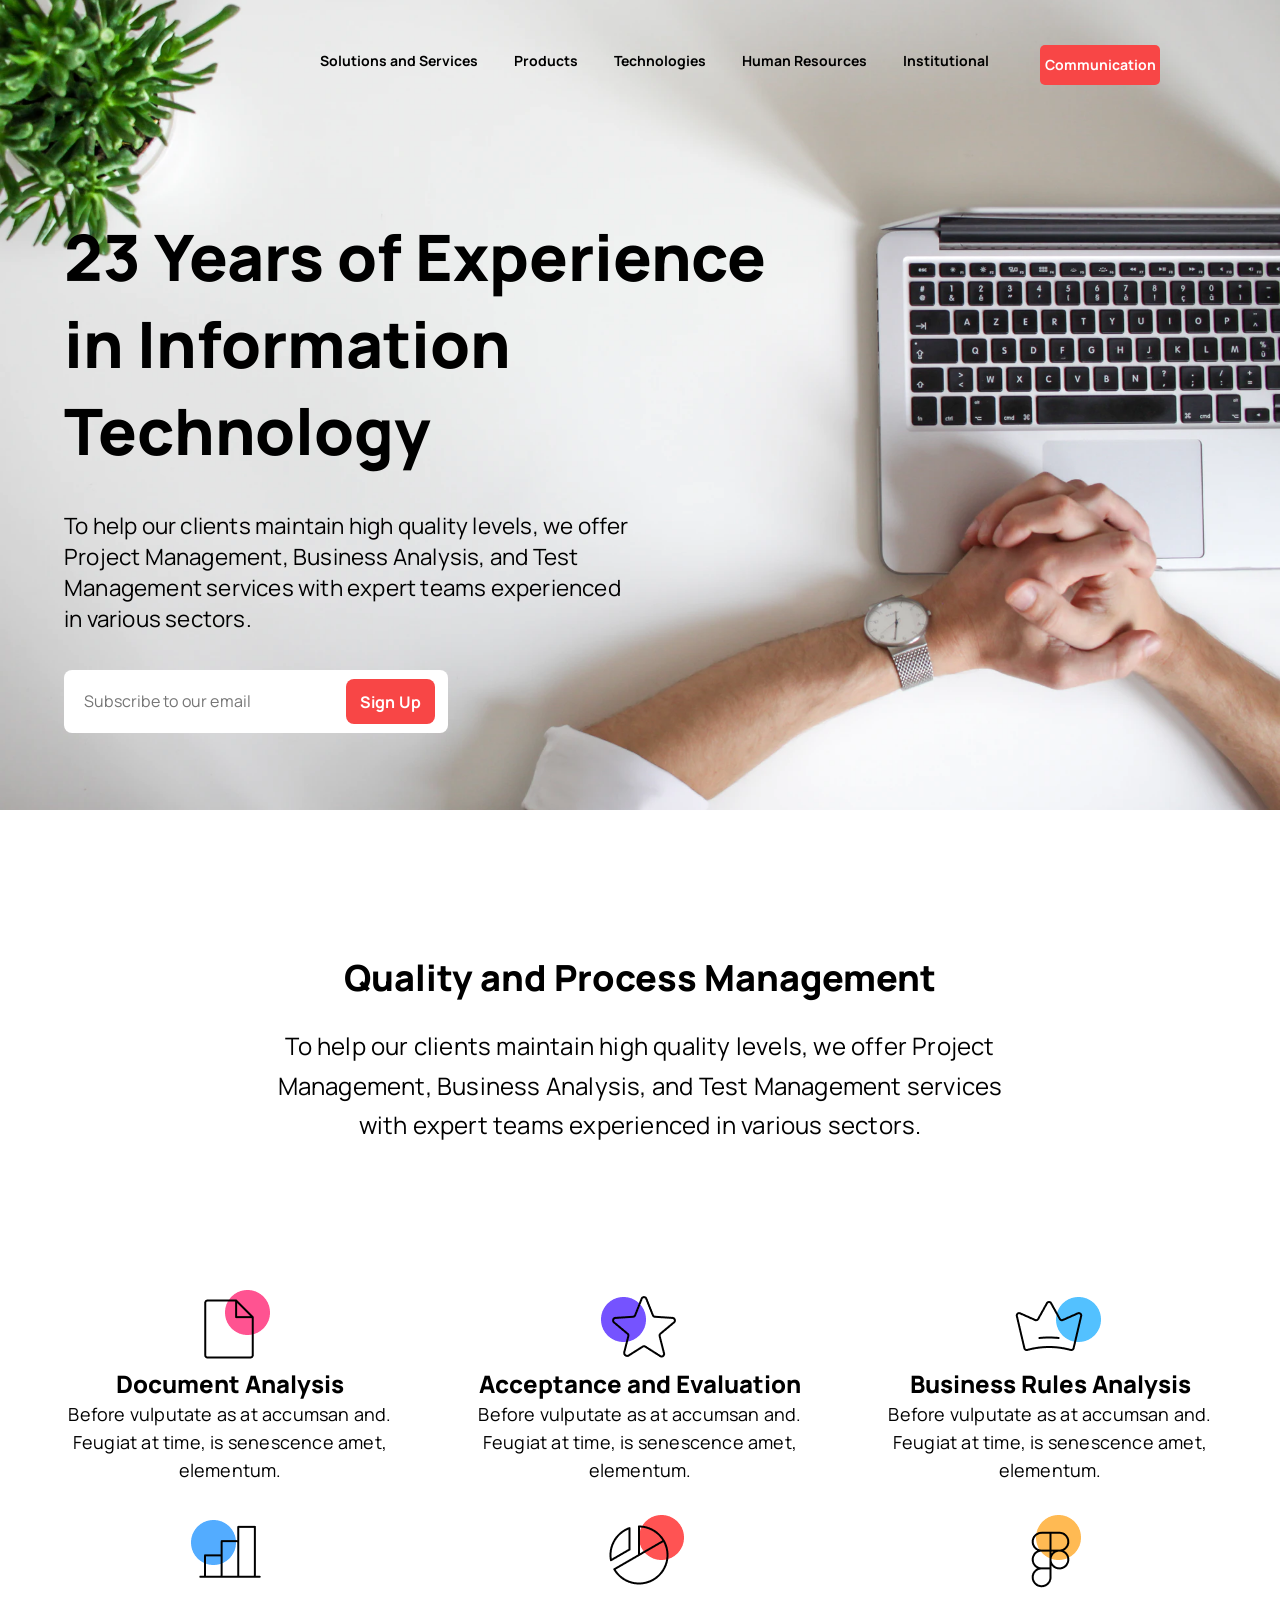
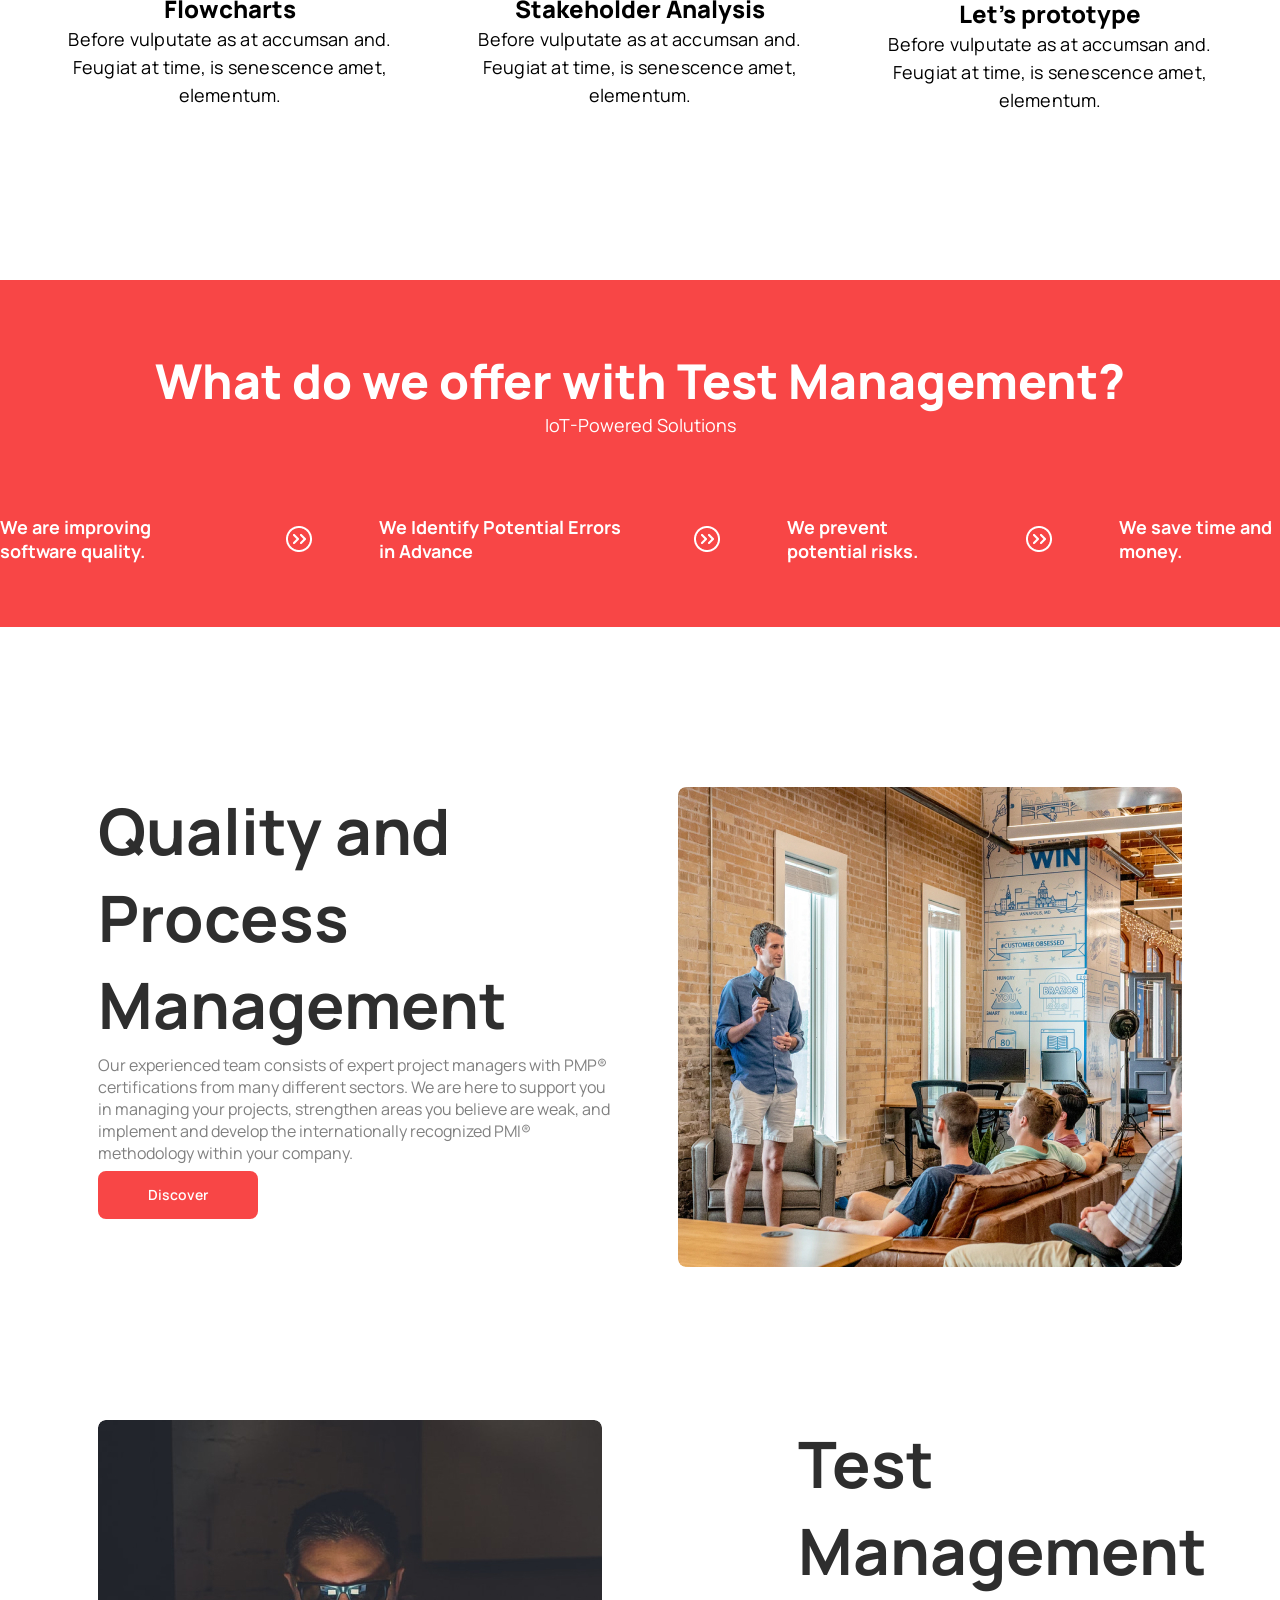
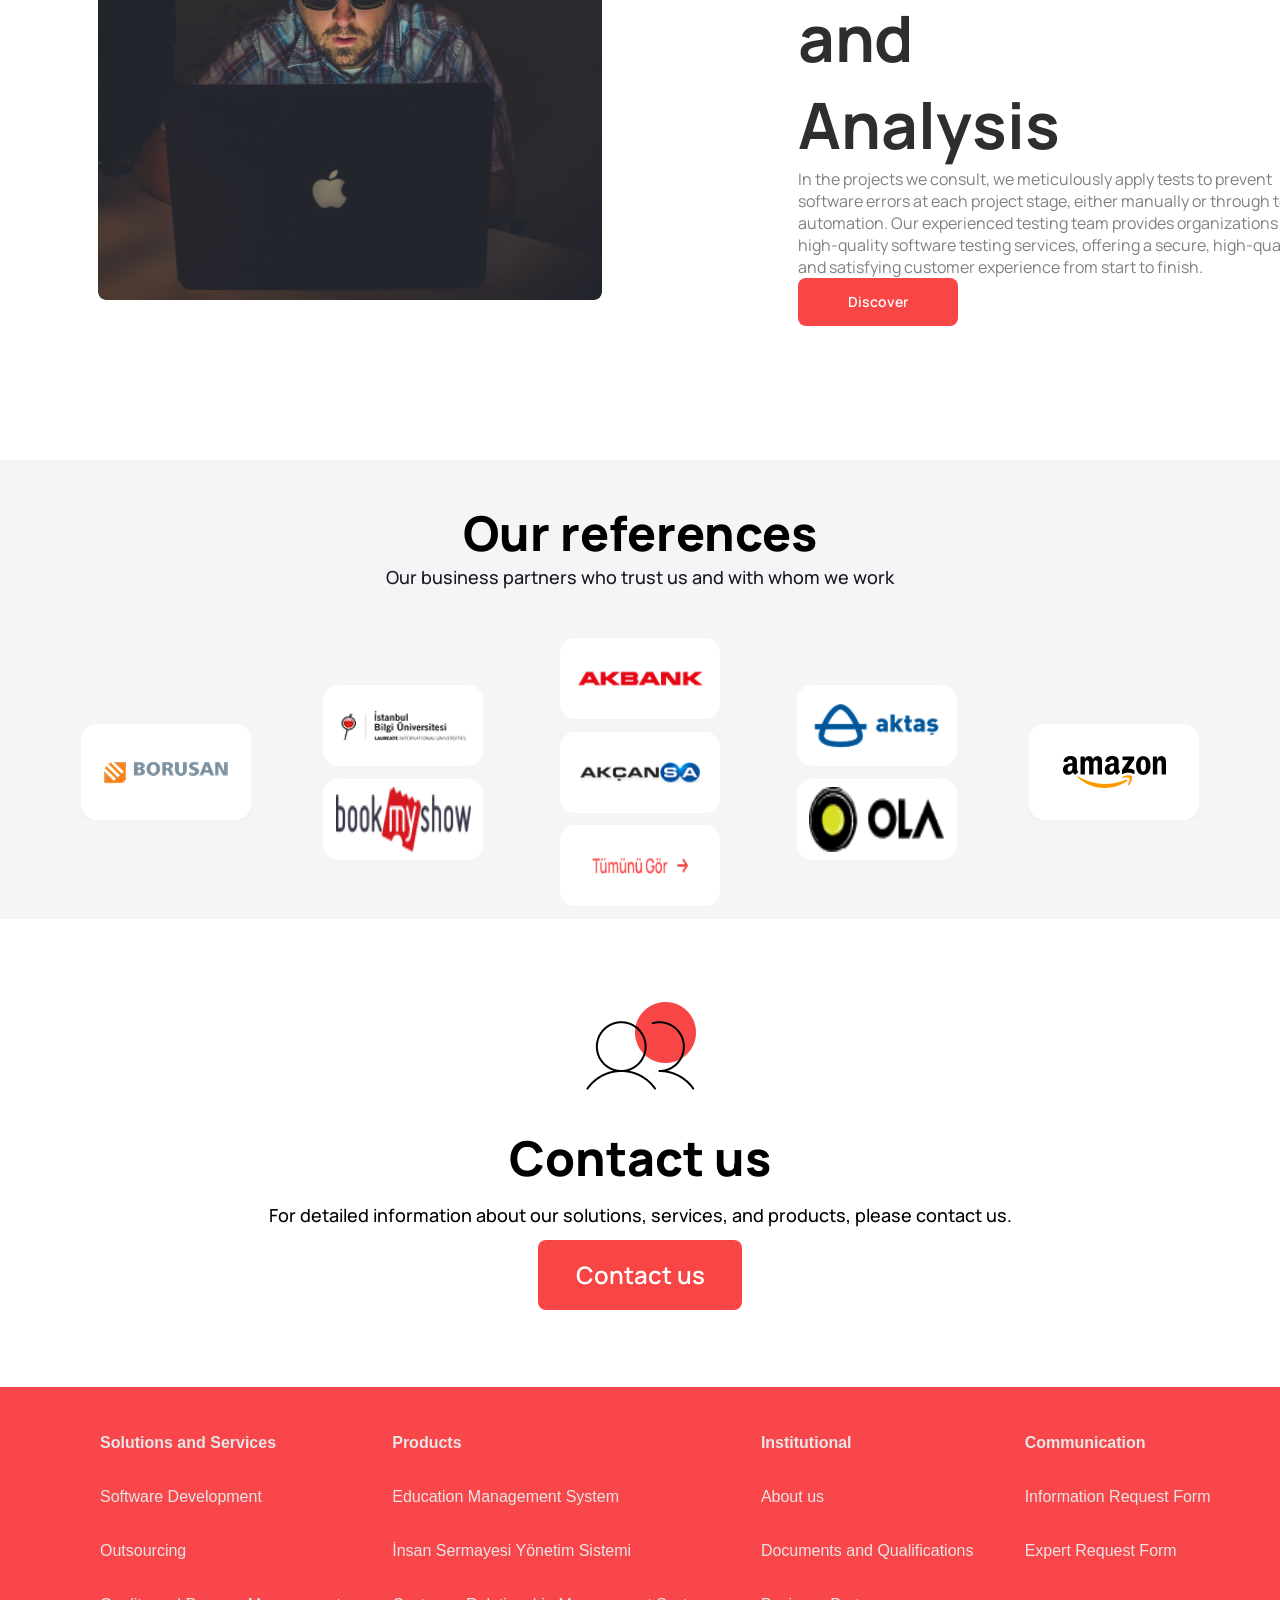
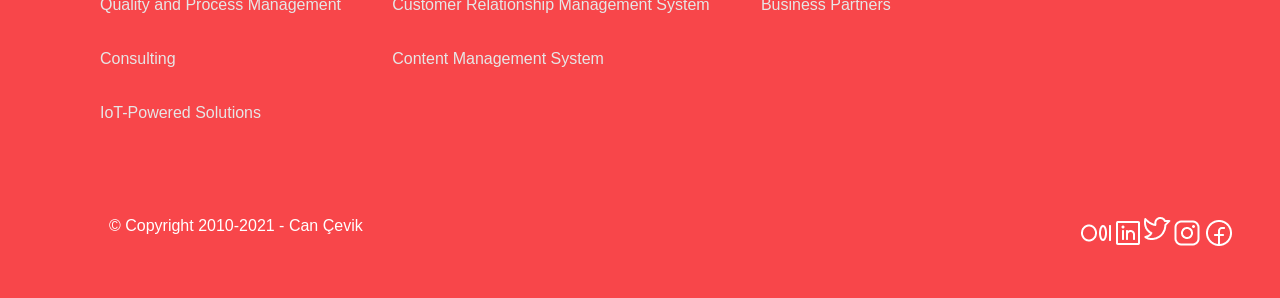
<file: secondproject/tosol2.html>
<!doctype html>
<html lang="en">
  <head>
    <link rel="stylesheet" href="style22.css" />
    <meta charset="UTF-8" />
    <meta name="viewport" content="width=device-width, initial-scale=1.0" />
    <title>Document</title>
    <link rel="preconnect" href="https://fonts.googleapis.com" />
    <link rel="preconnect" href="https://fonts.gstatic.com" crossorigin />
    <link
      href="https://fonts.googleapis.com/css2?family=Anybody:ital,wght@0,100..900;1,100..900&family=Manrope:wght@200..800&display=swap"
      rel="stylesheet"
    />
  </head>
  <body>
    <div class="zurag">
      <div class="deed">
        <div class="icon">
          <svg
            xmlns="http://www.w3.org/2000/svg"
            width="32"
            height="32"
            viewBox="0 0 24 24"
            fill="none"
            stroke="currentColor"
            stroke-width="2"
            stroke-linecap="round"
            stroke-linejoin="round"
            class="lucide lucide-menu preview-icon"
          >
            <path d="M4 5h16" />
            <path d="M4 12h16" />
            <path d="M4 19h16" />
          </svg>
        </div>
        <section class="big">
          <span class="frame">Solutions and Services</span>
          <span class="frame">Products</span>
          <span class="frame">Technologies</span>
          <span class="frame">Human Resources</span>
          <span class="frame">Institutional</span>
        </section>
        <button class="com">Communication</button>
      </div>
      <div class="bichig">
        <h1 class="garchig">
          23 Years of Experience in Information Technology
        </h1>
        <p class="par">
          To help our clients maintain high quality levels, we offer Project
          Management, Business Analysis, and Test Management services with
          expert teams experienced in various sectors.
        </p>
        <div class="search">
          <input
            class="email"
            type="email"
            placeholder="Subscribe to our email"
          />
          <button class="sign">Sign Up</button>
        </div>
      </div>
    </div>
    <div class="temdeg">
      <h3>Quality and Process Management</h3>
      <p>
        To help our clients maintain high quality levels, we offer Project
        Management, Business Analysis, and Test Management services with expert
        teams experienced in various sectors.
      </p>
      <div class="temdegnuud">
        <div class="neg">
          <div class="file">
            <img src="./file-icon (1) 15.19.45.png" alt="" />
          </div>
          <h5 class="ner">Document Analysis</h5>
          <div class="mod">
            Before vulputate as at accumsan and. Feugiat at time, is senescence
            amet, elementum.
          </div>
        </div>
        <div class="neg">
          <div class="file"><img src="./od.png" alt="" /></div>
          <h5 class="ner">Acceptance and Evaluation</h5>
          <div class="mod">
            Before vulputate as at accumsan and. Feugiat at time, is senescence
            amet, elementum.
          </div>
        </div>
        <div class="neg">
          <div class="file"><img src="./titem.png" alt="" /></div>
          <h5 class="ner">Business Rules Analysis</h5>
          <div class="mod">
            Before vulputate as at accumsan and. Feugiat at time, is senescence
            amet, elementum.
          </div>
        </div>
        <div class="neg">
          <div class="file"><img src="./chart.png" alt="" /></div>
          <h5 class="ner">Flowcharts</h5>
          <div class="mod">
            Before vulputate as at accumsan and. Feugiat at time, is senescence
            amet, elementum.
          </div>
        </div>
        <div class="neg">
          <div class="file"><img src="./pie-chart.png" alt="" /></div>
          <h5 class="ner">Stakeholder Analysis</h5>
          <div class="mod">
            Before vulputate as at accumsan and. Feugiat at time, is senescence
            amet, elementum.
          </div>
        </div>
        <div class="neg">
          <div><img src="./figma-logo.png" alt="" /></div>
          <h5 class="ner">Let's prototype</h5>
          <div class="mod">
            Before vulputate as at accumsan and. Feugiat at time, is senescence
            amet, elementum.
          </div>
        </div>
      </div>
    </div>
    <div class="ulaan">
      <h2 class="asuult">What do we offer with Test Management?</h2>
      <p class="ugnuud">IoT-Powered Solutions</p>
      <div class="sanal">
        <p class="skill">We are improving software quality.</p>
        <div class="sum"><img src="./CaretCircleDoubleRight.png" alt="" /></div>
        <p class="skill">We Identify Potential Errors in Advance</p>
        <div class="sum"><img src="./CaretCircleDoubleRight.png" alt="" /></div>
        <p class="skill">We prevent potential risks.</p>
        <div class="sum"><img src="./CaretCircleDoubleRight.png" alt="" /></div>
        <p class="skill">We save time and money.</p>
      </div>
    </div>
    <div class="taniltsuulga">
      <div class="ehniih">
        <div class="group1">
          <h2 class="sedev1">Quality and Process Management</h2>
          <p class="word1">
            Our experienced team consists of expert project managers with PMP®
            certifications from many different sectors. We are here to support
            you in managing your projects, strengthen areas you believe are
            weak, and implement and develop the internationally recognized PMI®
            methodology within your company.
          </p>
          <button class="tovch">Discover</button>
        </div>
        <img class="photo" src="./Illustration.jpg" alt="" />
      </div>
      <div class="hoyrdoh">
        <img class="photo" src="./Illustration (3).jpg" alt="" />
        <div class="group2">
          <h2 class="sedev2">Test Management and Analysis</h2>
          <p class="word1">
            In the projects we consult, we meticulously apply tests to prevent
            software errors at each project stage, either manually or through
            test automation. Our experienced testing team provides organizations
            with high-quality software testing services, offering a secure,
            high-quality, and satisfying customer experience from start to
            finish.
          </p>
          <button class="tovch">Discover</button>
        </div>
      </div>
    </div>
    <div class="logos">
      <div class="useg">
        <h3 class="name">Our references</h3>
        <p class="work">
          Our business partners who trust us and with whom we work
        </p>
      </div>
      <div class="logonuud">
        <div class="egnee1">
          <div class="log">
            <img src="./Airbnb Logo.png" alt="" />
          </div>
        </div>
        <div class="egnee2">
          <div class="log"><img class="log1" src="./image 5.png" alt="" /></div>
          <div class="log"><img class="log1" src="./Group.png" alt="" /></div>
        </div>
        <div class="egnee3">
          <div class="log"><img class="log1" src="./image 2.png" alt="" /></div>
          <div class="log"><img class="log1" src="./image 3.png" alt="" /></div>
          <div class="log"><img class="log1" src="./Frame 4.png" alt="" /></div>
        </div>

        <div class="egnee4">
          <div class="log">
            <img class="log1" src="./image 4.png" alt="" />
          </div>
          <div class="log">
            <img class="log1" src="./OLA logo.png" alt="" />
          </div>
        </div>

        <div class="egnee5">
          <div class="log">
            <img src="./Amazon Logo.png" alt="" />
          </div>
        </div>
      </div>
    </div>
    <div class="follow">
      <div class="hun"><img src="./UsersLogo.png" alt="" /></div>
      <h3 class="bize">Contact us</h3>
      <p class="contact">
        For detailed information about our solutions, services, and products,
        please contact us.
      </p>
      <button class="dar">Contact us</button>
    </div>
    <footer>
      <div class="bagts">
        <section class="bag1">
          <b>Solutions and Services</b>
          <p>Software Development</p>
          <p>Outsourcing</p>
          <p>Quality and Process Management</p>
          <p>Consulting</p>
          <p>IoT-Powered Solutions</p>
        </section>
        <section class="bag2">
          <b>Products</b>
          <p>Education Management System</p>
          <p>İnsan Sermayesi Yönetim Sistemi</p>
          <p>Customer Relationship Management System</p>
          <p>Content Management System</p>
        </section>
        <section class="bag3">
          <b>Institutional</b>
          <p>About us</p>
          <p>Documents and Qualifications</p>
          <p>Business Partners</p>
        </section>
        <section class="bag4">
          <b>Communication</b>
          <p>Information Request Form</p>
          <p>Expert Request Form</p>
        </section>
      </div>
      <div class="foot">
        <div class="copy">© Copyright 2010-2021 - Can Çevik</div>
        <div class="five">
          <div class="media"><img src="./MediumLogo.png" alt="" /></div>
          <div class="media"><img src="./LinkedinLogo.png" alt="" /></div>
          <div class="media"><img src="./Vector.png" alt="" /></div>
          <div class="media"><img src="./InstagramLogo (1).png" alt="" /></div>
          <div class="media"><img src="./FacebookLogo.png" alt="" /></div>
        </div>
      </div>
    </footer>
  </body>
</html>
</file>
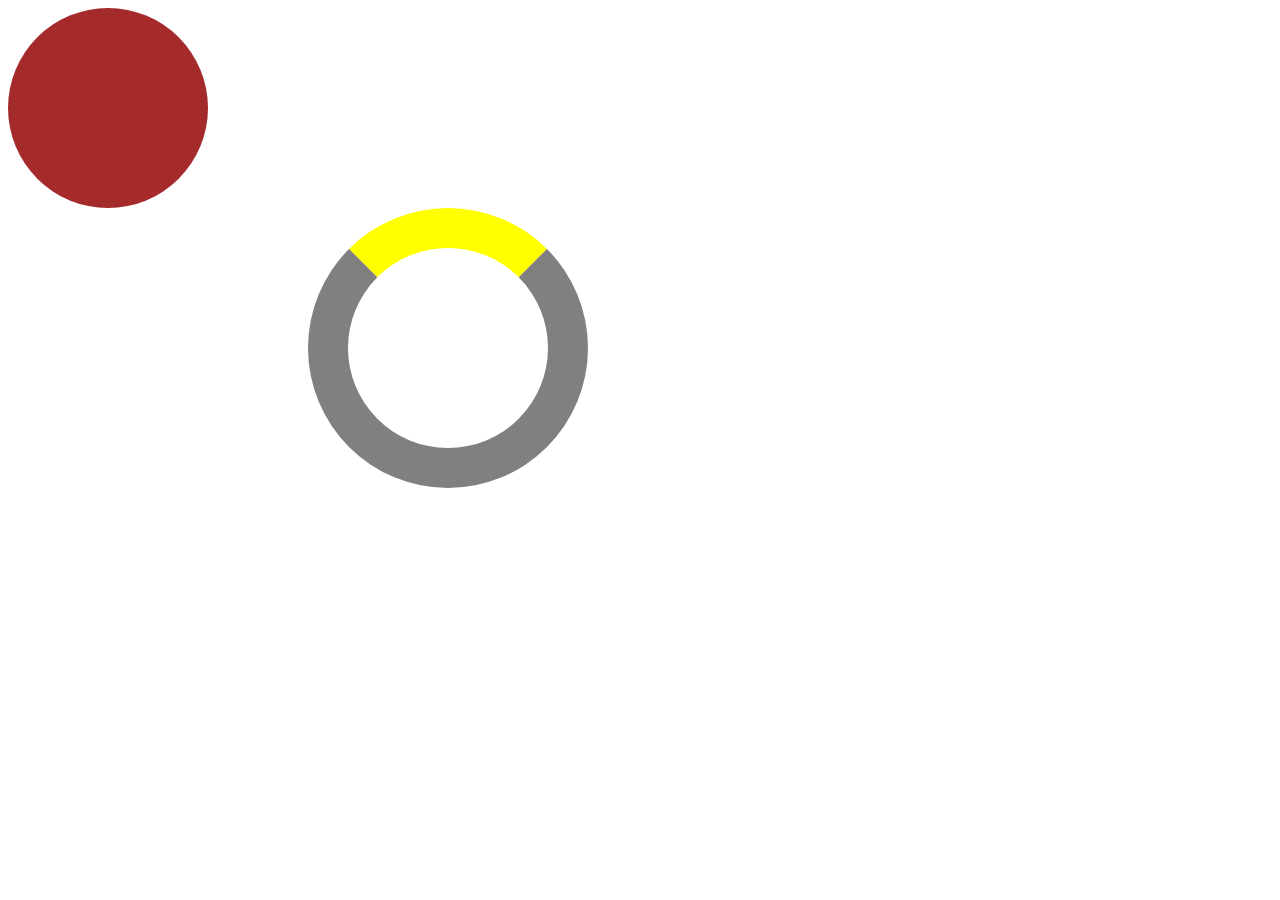
<file: secondproject/animation/ball.html>
<!doctype html>
<html lang="en">
  <head>
    <link rel="stylesheet" href="ball.css" />
    <meta charset="UTF-8" />
    <meta name="viewport" content="width=device-width, initial-scale=1.0" />
    <title>Document</title>
  </head>
  <body>
    <div class="ball"></div>
    <div class="loader"></div>
  </body>
</html>
</file>
<file: secondproject/style22.css>
* {
  margin: 0;
  padding: 0;
  box-sizing: border-box;
}

.zurag {
  width: 100%;
  height: 90vh;
  background-image: url(./2b2f8787985cabb6920eaaeecfea44bd6b5ef5d8\ \(2\).png);
  background-position: center;
  background-size: cover;
  display: flex;
  flex-direction: column;
}
.deed {
  display: flex;
  justify-content: end;
}
section {
  margin-top: 4%;
  gap: 4vh;
  display: flex;
  justify-content: end;
  margin-right: 4vw;
}
.frame {
  font-family: "Manrope";
  font-weight: 700;
  font-size: 14px;
  letter-spacing: 0%;
  gap: 4vw;
}
.icon {
  display: none;
  width: 12vw;
  height: 4vh;
  padding: 0px;
  margin-right: 60%;
  margin-top: 4%;
}

.com {
  width: 120px;
  height: 40px;
  margin-top: 3.5%;
  gap: 10px;
  border-radius: 5px;
  background: #f84646;
  border: 0px;
  font-family: "Manrope";
  font-weight: 700;
  font-size: 14px;
  line-height: 20px;
  letter-spacing: 0%;
  color: #ffffff;
  margin-right: 120px;
}
.bichig {
  margin-top: 10%;
  margin-left: 5%;
  width: 100%;
  height: 100%;
  max-width: 60vw;
  max-height: 60vh;
  gap: 4vh;
  display: flex;
  flex-direction: column;
}
.garchig {
  max-width: 60vw;
  max-height: 30vh;
  font-family: "Manrope";
  font-weight: 800;
  font-size: 400%;
  letter-spacing: 0%;
}
.par {
  width: 45vw;
  font-family: "Manrope";
  font-weight: 400;
  font-size: 140%;
  letter-spacing: 0.2px;
}
.search {
  width: 30vw;
  height: 7vh;
  border-radius: 8px;
  background: #ffffff;
  display: flex;
  align-items: center;
  flex-wrap: wrap;
  position: relative;
}

.email {
  font-family: "Manrope";
  font-weight: 400;
  font-size: 16px;
  letter-spacing: 0.2px;
  border: 0px;
  color: #00000066;
  padding-left: 20px;
  border: 0px;
}
.sign {
  position: absolute;
  width: 7vw;
  height: 5vh;
  border: 0px;
  border-radius: 8px;
  background: #f84646;
  font-family: "Manrope";
  font-weight: 700;
  font-size: 16px;
  letter-spacing: 0.2px;
  color: white;
  margin-top: 1px;
  margin-left: 22vw;
}
.sign {
  transition: all 0.4s;
}
.sign:hover {
  background: #f84646;
  transform: rotate(360deg);
}

.temdeg {
  max-width: 100%;
  margin-top: 120px;
  margin-bottom: 140px;
  display: flex;
  flex-direction: column;
  flex-wrap: wrap;
  align-items: center;
}
.temdeg h3 {
  font-family: "Manrope";
  font-weight: 800;
  font-size: 36px;
  line-height: 100%;
  letter-spacing: 0%;
  text-align: center;
  margin-top: 30px;
}
.temdeg p {
  font-family: "Manrope";
  font-weight: 400;
  font-size: 24px;
  line-height: 39.5px;
  letter-spacing: 0.2px;
  text-align: center;
  margin-top: 30px;
  width: 60vw;
}
.temdegnuud {
  max-width: 1200px;
  margin-top: 145px;
  display: flex;
  flex-wrap: wrap;
  justify-content: space-between;
}
.neg {
  width: 380px;
  height: 225px;
  display: flex;
  flex-direction: column;
  align-items: center;
  flex-wrap: wrap;
}
.file {
  width: 79px;
  height: 77px;
}
.ner {
  width: 380px;
  font-family: "Manrope";
  font-weight: 800;
  font-size: 24px;
  letter-spacing: 0%;
  display: flex;
  justify-content: center;
  color: #000000;
}
.mod {
  font-family: "Manrope";
  font-weight: 400;
  font-size: 18px;
  line-height: 28px;
  letter-spacing: 0.2px;
  text-align: center;
}
.ulaan {
  width: 100%;
  background: #f84646;
  display: flex;
  flex-direction: column;
  justify-content: center;
}
.asuult {
  font-family: "Manrope";
  font-weight: 800;
  font-size: 48px;
  letter-spacing: 0%;
  text-align: center;
  color: #ffffff;
  padding-top: 68px;
}
.ugnuud {
  font-family: "Manrope";
  font-weight: 400;
  font-size: 18px;
  letter-spacing: 0%;
  text-align: center;
  color: #ffffff;
}
.sanal {
  width: 100%;
  margin-top: 78px;
  display: flex;
  align-items: center;
  justify-content: center;
  gap: 5vw;
  margin-bottom: 5%;
}
.skill {
  font-family: "Manrope";
  font-weight: 700;
  font-size: 18px;

  letter-spacing: 0%;
  color: #ffffff;
}
.sum {
  width: 32px;
  height: 32px;
}
.taniltsuulga {
  width: 100%;
  margin-top: 160px;
  margin-bottom: 160px;
  display: flex;
  flex-wrap: wrap;
  flex-direction: column;
  gap: 12vw;
}
.ehniih {
  width: 100%;
  display: flex;
  flex-wrap: wrap;
  justify-content: space-around;
}
.hoyrdoh {
  width: 100%;
  display: flex;
  flex-wrap: wrap;
  justify-content: space-around;
}
.group1 {
  max-width: 30vw;
  max-height: 48vh;
  display: flex;
  flex-direction: column;
  justify-content: space-between;
}
.sedev1 {
  font-family: "Manrope";
  font-weight: 700;
  font-size: 64px;
  letter-spacing: 0%;
  color: #2e2e2e;
}
.word1 {
  width: 520px;
  font-family: "Manrope";
  font-weight: 400;
  font-size: 16px;
  letter-spacing: 0%;
  color: #808080;
}
.tovch {
  width: 160px;
  height: 48px;
  border-radius: 8px;
  padding: 12px;
  gap: 10px;
  border: 0px;
  background-color: #f84646;
  font-family: "Manrope";
  font-weight: 600;
  font-size: 14px;
  line-height: 24px;
  letter-spacing: 0%;
  color: #ffffff;
  justify-content: end;
}
.photo {
  width: 504px;
  height: 480px;
  border-radius: 8px;
}
.group2 {
  max-width: 30vw;
  max-height: 48vh;
  display: flex;
  flex-direction: column;
  justify-content: space-between;
}
.sedev2 {
  font-family: "Manrope";
  font-weight: 700;
  font-size: 64px;
  letter-spacing: 0%;
  color: #2e2e2e;
}
.logos {
  width: 100%;
  gap: 4vh;
  background-color: #f4f5f7;
  display: flex;
  flex-direction: column;
  align-items: center;
}

.name {
  font-family: "Manrope";
  font-weight: 800;
  font-size: 48px;
  letter-spacing: 0%;
  text-align: center;
  padding-top: 40px;
}
.work {
  font-family: "Manrope";
  font-weight: 500;
  font-size: 18px;
  letter-spacing: 0%;
  text-align: center;
  color: #18191f;
}
.logonuud {
  max-width: 80vw;
  max-height: 340vh;
  gap: 4vh;
  gap: 4vw;
  display: flex;
  align-items: center;
  justify-content: center;
}
.log {
  width: 160px;
  height: 9vh;
  margin: 1vw;
  background-color: white;
  border-radius: 15px;
  display: flex;
  justify-content: center;
  align-items: center;
}
.log1 {
  width: 135px;
  height: 65px;
}

.follow {
  width: 100%;
  margin-top: 6%;
  margin-bottom: 6%;
  display: flex;
  flex-direction: column;
  align-items: center;
  gap: 1vh;
}
.hun {
  width: 120px;
  height: 120px;
}
.bize {
  font-family: "Manrope";
  font-weight: 800;
  font-size: 48px;
  letter-spacing: 0px;
  text-align: center;
}
.contact {
  font-family: "Manrope";
  font-weight: 500;
  font-size: 18px;
  line-height: 32px;
  letter-spacing: 0px;
  text-align: center;
}
.dar {
  width: 204px;
  height: 70px;
  border-radius: 8px;
  border: 0px;
  gap: 10px;
  background-color: #f84646;
  font-family: "Manrope";
  font-weight: 600;
  font-size: 24px;
  line-height: 20px;
  letter-spacing: 0%;
  color: #ffffff;
}
footer {
  width: 100%;
  background-color: #f8464a;
}
.bagts {
  max-width: 103vw;
  display: flex;
  align-items: baseline;
  margin-top: 40px;
  margin-left: 100px;
}
.bag1 {
  display: flex;
  flex-direction: column;
  font-family: sans-serif;
  font-weight: 400;
  font-size: 16px;
  letter-spacing: 0%;
  color: #e6e6e6;
}
.bag2 {
  display: flex;
  flex-direction: column;
  font-family: sans-serif;
  font-weight: 400;
  font-size: 16px;
  letter-spacing: 0%;
  color: #e6e6e6;
}
.bag3 {
  display: flex;
  flex-direction: column;
  font-family: sans-serif;
  font-weight: 400;
  font-size: 16px;
  letter-spacing: 0%;
  color: #e6e6e6;
}
.bag4 {
  display: flex;
  flex-direction: column;
  font-family: sans-serif;
  font-weight: 400;
  font-size: 16px;
  letter-spacing: 0%;
  color: #e6e6e6;
}
.foot {
  display: flex;
  justify-content: space-between;
  margin-top: 50px;
  margin-left: 5vw;
  padding: 5vh;
}
.copy {
  display: flex;
  font-family: sans-serif;
  font-weight: 400;
  font-size: 16px;
  letter-spacing: 0%;
  color: #ffffff;
}
.five {
  display: flex;
}
.bold {
  bottom: 10px;
}

@media (max-width: 600px) {
  .icon {
    display: block;
  }
  .big {
    display: none;
  }
  .com {
    margin-right: 20px;
  }
  .logonuud {
    display: flex;
    flex-direction: column;
  }
  .bagts {
    display: flex;
    flex-direction: column;
  }
  .foot {
    display: flex;
    flex-direction: column;
    padding-bottom: 50px;
  }
  .bicig {
    max-width: 90vw;
    display: flex;
    margin-left: 15vw;
  }
  .garchig {
    font-size: 300%;
    max-height: 50vh;
  }
  .par {
    font-size: 125%;
  }
  .temdegnuud {
    display: flex;
    justify-content: center;
  }
  .search {
    width: 60vw;
  }
  .sign {
    width: 15vw;
    margin-left: 43vw;
  }
  .sanal {
    display: flex;
    flex-direction: column;
  }

  .sum {
    transform: rotate(90deg);
  }
  .group1 {
    display: flex;
    align-items: center;
    gap: 4vh;
    margin-bottom: 8vh;
    text-align: center;
  }
  .group2 {
    display: flex;
    align-items: center;
    gap: 4vh;
    margin-top: 8vh;
    text-align: center;
  }
  .logonuud {
    display: flex;
    justify-content: center;
  }
  .ehniih {
    display: flex;
    flex-direction: column-reverse;
    align-items: center;
  }
  .group1 {
    max-width: 100%;
    margin-top: 8vh;
  }
  .logos {
    padding-bottom: 20px;
  }
}
</file>
<file: secondproject/animation/ball.css>
.ball {
  width: 200px;
  height: 200px;
  background-color: brown;
  border-radius: 50%;
  animation: bounce 1s infinite alternate;
}
@keyframes bounce {
  0% {
    transform: translate(0);
  }
  100% {
    transform: translateY(100px);
  }
}
.loader {
  margin-left: 300px;
  width: 200px;
  height: 200px;
  border: 40px solid gray;
  border-radius: 50%;
  border-top: 40px solid yellow;

  animation: rotate 1s infinite;
}
@keyframes rotate {
  0% {
    transform: rotate(0);
  }
  100% {
    transform: rotate(360deg);
  }
}
</file>
